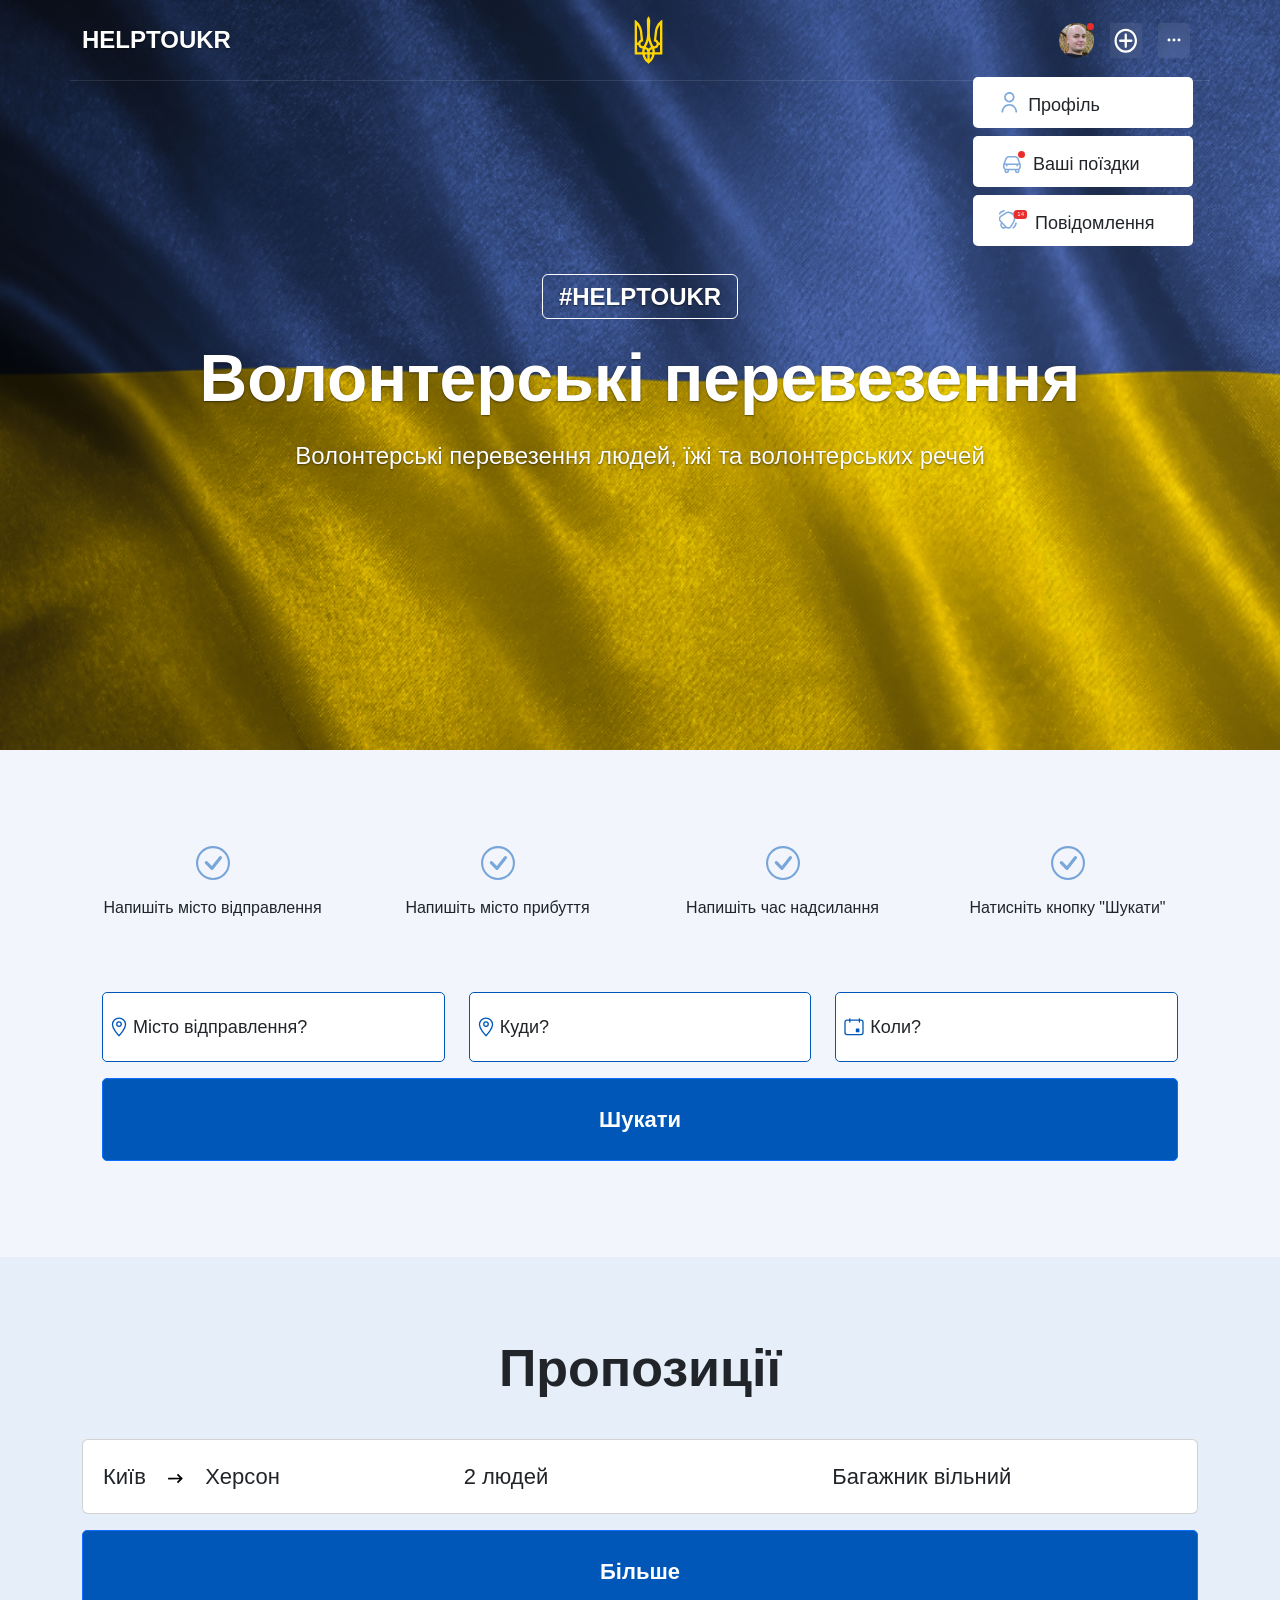
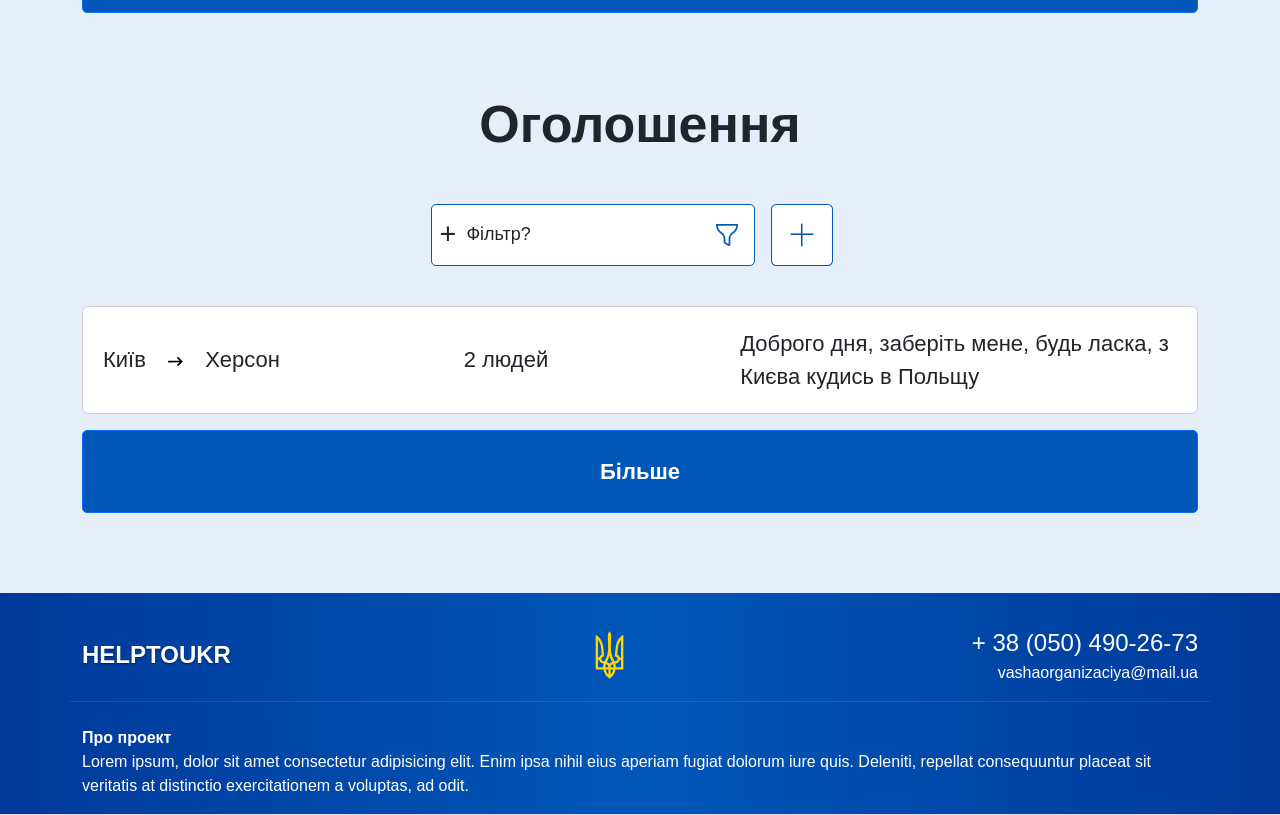
<file: index.html>
<!DOCTYPE html>
<html lang="en">
    <head>
        <meta charset="UTF-8" />
        <meta http-equiv="X-UA-Compatible" content="IE=edge" />
        <meta name="viewport" content="width=device-width, initial-scale=1.0" />
        <link
            href="https://cdn.jsdelivr.net/npm/bootstrap@5.1.3/dist/css/bootstrap.min.css"
            rel="stylesheet"
            integrity="sha384-1BmE4kWBq78iYhFldvKuhfTAU6auU8tT94WrHftjDbrCEXSU1oBoqyl2QvZ6jIW3"
            crossorigin="anonymous"
        />
        <link rel="stylesheet" href="assets/css/style.css" />
        <title>HELPTOUKR</title>
    </head>

    <body>
        <header class="header">
            <div class="container">
                <div class="row">
                    <div
                        class="col py-3 mb-4 my d-flex justify-content-between align-items-center"
                    >
                        <a href="#">
                            <p class="header__logo me-3">HELPTOUKR</p>
                        </a>

                        <img src="./assets/img/crest.svg" alt="crest" />

                        <div
                            class="d-flex justify-content-between align-items-center position-relative"
                        >
                            <button class="header__avatar mx-2">
                                <img
                                    src="assets/img/avatar.png"
                                    alt="user avatar"
                                />
                                <span class="upper-dot"></span>
                            </button>
                            <!-- Если юзер залогинился показывается его аватарка, если нет, кнопка с юзером -->
                            <!-- <button
                                type="button"
                                class="header__button px-2 mx-2"
                            >
                                <img src="assets/icons/user.svg" alt="user" />
                            </button> -->

                            <button
                                type="button"
                                class="header__button mx-2 px-1"
                            >
                                <img
                                    src="assets/icons/add.svg"
                                    alt="add a trip"
                                />
                            </button>

                            <button
                                type="button"
                                class="header__button px-2 mx-2"
                            >
                                <img
                                    src="assets/icons/horizontal_dot.svg"
                                    alt="menu"
                                />
                            </button>

                            <!-- dropdown -->
                            <div class="dropdown__profile">
                                <div class="dropdown__item my-2">
                                    <img
                                        src="./assets/icons/menu/user.svg"
                                        alt="user"
                                        class="me-2"
                                    />
                                    <div>Профіль</div>
                                </div>
                                <div class="dropdown__item my-2">
                                    <div class="position-relative me-2 p-1">
                                        <img
                                            src="./assets/icons/menu/car.svg"
                                            alt="car"
                                            class="position-relative"
                                        />
                                        <span class="upper-dot"></span>
                                    </div>
                                    <div>Вашi поїздки</div>
                                </div>
                                <div class="dropdown__item my-2">
                                    <div class="position-relative me-2">
                                        <img
                                            src="./assets/icons/menu/bell-ring.svg"
                                            alt="bell-ring"
                                            class="me-2"
                                        />
                                        <span class="upper-dot_number">14</span>
                                    </div>
                                    <div>Повідомлення</div>
                                </div>
                            </div>

                            <div class="dropdown__profile_advance">
                                <div class="dropdown__item">
                                    <img
                                        src="./assets/icons/menu/login.svg"
                                        alt="login"
                                        class="me-4"
                                    />
                                    <div>Вхід</div>
                                </div>
                                <div class="dropdown__item">
                                    <img
                                        src="./assets/icons/menu/car.svg"
                                        alt="car"
                                        class="me-4"
                                    />
                                    <div>Вашi поїздки</div>
                                </div>
                                <div class="dropdown__item">
                                    <img
                                        src="./assets/icons/menu/bell-ring.svg"
                                        alt="bell-ring"
                                        class="me-4"
                                    />
                                    <div>Повідомлення</div>
                                </div>
                                <div class="dropdown__item">
                                    <img
                                        src="./assets/icons/menu/volume.svg"
                                        alt="volume"
                                        class="me-4"
                                    />
                                    <div>Оголошення</div>
                                </div>
                                <div class="dropdown__item">
                                    <img
                                        src="./assets/icons/menu/hands.svg"
                                        alt="hands"
                                        class="me-3"
                                    />
                                    <div>Підтримка</div>
                                </div>

                                <div class="underline"></div>

                                <div class="dropdown__item">
                                    <img
                                        src="./assets/icons/menu/sign-out.svg"
                                        alt="sing out"
                                        class="me-4"
                                    />
                                    <div>Вийти</div>
                                </div>
                            </div>
                        </div>
                    </div>
                </div>
            </div>
        </header>

        <div class="intro">
            <div class="container">
                <div class="text-white text-center">
                    <a
                        class="header__logo border rounded border-white px-3 py-2"
                        href="#"
                        >#helptoukr</a
                    >
                    <h1 class="title__header my-4">Волонтерські перевезення</h1>
                    <h4 class="title__content">
                        Волонтерські перевезення людей, їжі та волонтерських
                        речей
                    </h4>
                </div>
            </div>
        </div>

        <main class="main__content mbb">
            <!--Секція пошуку -->
            <section class="container">
                <div class="box box_btm">
                    <div
                        class="row justify-content-center align-items-start mb-5"
                    >
                        <div class="col-lg-3 col-6 text-center px-3 py-3">
                            <div class="icon-box">
                                <svg
                                    xmlns="http://www.w3.org/2000/svg"
                                    width="34"
                                    height="34"
                                    fill="#0057B880"
                                    class="bi bi-check-circle"
                                    viewBox="0 0 16 16"
                                >
                                    <path
                                        d="M8 15A7 7 0 1 1 8 1a7 7 0 0 1 0 14zm0 1A8 8 0 1 0 8 0a8 8 0 0 0 0 16z"
                                    />
                                    <path
                                        d="M10.97 4.97a.235.235 0 0 0-.02.022L7.477 9.417 5.384 7.323a.75.75 0 0 0-1.06 1.06L6.97 11.03a.75.75 0 0 0 1.079-.02l3.992-4.99a.75.75 0 0 0-1.071-1.05z"
                                    />
                                </svg>
                                <p class="pt-3">Напишіть місто відправлення</p>
                            </div>
                        </div>
                        <div class="col-lg-3 col-6 text-center px-3 py-3">
                            <div class="icon-box">
                                <svg
                                    xmlns="http://www.w3.org/2000/svg"
                                    width="34"
                                    height="34"
                                    fill="#0057B880"
                                    class="bi bi-check-circle"
                                    viewBox="0 0 16 16"
                                >
                                    <path
                                        d="M8 15A7 7 0 1 1 8 1a7 7 0 0 1 0 14zm0 1A8 8 0 1 0 8 0a8 8 0 0 0 0 16z"
                                    />
                                    <path
                                        d="M10.97 4.97a.235.235 0 0 0-.02.022L7.477 9.417 5.384 7.323a.75.75 0 0 0-1.06 1.06L6.97 11.03a.75.75 0 0 0 1.079-.02l3.992-4.99a.75.75 0 0 0-1.071-1.05z"
                                    />
                                </svg>
                                <p class="pt-3">Напишіть місто прибуття</p>
                            </div>
                        </div>
                        <div class="col-lg-3 col-6 text-center px-3 py-3">
                            <div class="icon-box">
                                <svg
                                    xmlns="http://www.w3.org/2000/svg"
                                    width="34"
                                    height="34"
                                    fill="#0057B880"
                                    class="bi bi-check-circle"
                                    viewBox="0 0 16 16"
                                >
                                    <path
                                        d="M8 15A7 7 0 1 1 8 1a7 7 0 0 1 0 14zm0 1A8 8 0 1 0 8 0a8 8 0 0 0 0 16z"
                                    />
                                    <path
                                        d="M10.97 4.97a.235.235 0 0 0-.02.022L7.477 9.417 5.384 7.323a.75.75 0 0 0-1.06 1.06L6.97 11.03a.75.75 0 0 0 1.079-.02l3.992-4.99a.75.75 0 0 0-1.071-1.05z"
                                    />
                                </svg>
                                <p class="pt-3">Напишіть час надсилання</p>
                            </div>
                        </div>
                        <div class="col-lg-3 col-6 text-center px-3 py-3">
                            <div class="icon-box">
                                <svg
                                    xmlns="http://www.w3.org/2000/svg"
                                    width="34"
                                    height="34"
                                    fill="#0057B880"
                                    class="bi bi-check-circle"
                                    viewBox="0 0 16 16"
                                >
                                    <path
                                        d="M8 15A7 7 0 1 1 8 1a7 7 0 0 1 0 14zm0 1A8 8 0 1 0 8 0a8 8 0 0 0 0 16z"
                                    />
                                    <path
                                        d="M10.97 4.97a.235.235 0 0 0-.02.022L7.477 9.417 5.384 7.323a.75.75 0 0 0-1.06 1.06L6.97 11.03a.75.75 0 0 0 1.079-.02l3.992-4.99a.75.75 0 0 0-1.071-1.05z"
                                    />
                                </svg>
                                <p class="pt-3">Натисніть кнопку "Шукати"</p>
                            </div>
                        </div>
                    </div>

                    <div class="container justify-content-center mb-3">
                        <div class="row mb-2 px-2">
                            <div class="col-md-4 my-2">
                                <div class="form p-1">
                                    <img
                                        class="mx-1"
                                        src="assets/icons/location.svg"
                                        alt=""
                                    />
                                    <input
                                        type="text"
                                        class="inp"
                                        placeholder="Місто відправлення?"
                                    />
                                </div>
                            </div>
                            <div class="col-md-4 my-2">
                                <div class="form p-1">
                                    <img
                                        class="mx-1"
                                        src="assets/icons/location.svg"
                                        alt=""
                                    />
                                    <input
                                        type="text"
                                        class="inp"
                                        placeholder="Куди?"
                                    />
                                </div>
                            </div>
                            <div class="col-md-4 my-2">
                                <div class="form p-1">
                                    <img
                                        class="mx-1"
                                        src="assets/icons/calendar.svg"
                                        alt=""
                                    />
                                    <input
                                        type="text"
                                        class="inp"
                                        placeholder="Коли?"
                                    />
                                </div>
                            </div>
                        </div>

                        <div class="d-grid px-2">
                            <button class="btn btn-primary py-4" type="button">
                                Шукати
                            </button>
                        </div>
                    </div>
                </div>
            </section>

            <!-- Секція пропозицій -->
            <section class="main__content">
                <div class="container">
                    <div class="box text-center">
                        <h1 class="style_h1">Пропозиції</h1>
                    </div>
                    <div id="cardP" class="card mb-3">
                        <div class="row card-body align-items-center py-3">
                            <div class="col-12 col-md-4 px-2 py-1">
                                <span class="mx-2">Київ</span>
                                <img
                                    class="img_arrow mx-2"
                                    width="15px"
                                    height="15px"
                                    src="assets/icons/arrow-right.svg"
                                    alt=""
                                />
                                <span class="mx-2">Херсон</span>
                            </div>
                            <div class="col-12 col-md-4 px-2 py-1">
                                <span class="flex-shrink-0">2 людей</span>
                            </div>
                            <div class="col-12 col-md-4 px-2 py-1">
                                <span>Багажник вільний</span>
                            </div>
                        </div>
                    </div>

                    <div class="d-grid text-center">
                        <button class="btn btn-primary py-4" type="button">
                            Більше
                        </button>
                    </div>
                </div>
            </section>

            <!-- Секція оголошень -->
            <section class="main__content box_btm">
                <div class="container">
                    <div class="box text-center">
                        <h1 class="style_h1 mb-5">Оголошення</h1>
                        <div class="d-flex justify-content-center">
                            <div class="d-inline-block">
                                <div class="form align-items-center">
                                    <button class="mx-2 style_form">+</button>
                                    <input
                                        type="text"
                                        class="inp"
                                        placeholder="Фільтр?"
                                    />
                                    <button type="button" class="mx-3">
                                        <img
                                            src="assets/icons/filter.svg"
                                            alt=""
                                        />
                                    </button>
                                </div>
                            </div>
                            <button type="button" class="mx-3">
                                <img
                                    src="assets/icons/blue_plus.svg"
                                    width="62px"
                                    height="62px"
                                    alt=""
                                />
                            </button>
                        </div>
                    </div>

                    <div id="cardO" class="card mb-3">
                        <div class="row card-body align-items-center py-3">
                            <div class="col-12 col-md-4 px-2 py-1">
                                <span class="mx-2">Київ</span>
                                <img
                                    class="img_arrow mx-2"
                                    width="15px"
                                    height="15px"
                                    src="assets/icons/arrow-right.svg"
                                    alt=""
                                />
                                <span class="mx-2">Херсон</span>
                            </div>
                            <div class="col-12 col-md-3 px-2 py-1">
                                <span class="flex-shrink-0">2 людей</span>
                            </div>
                            <div class="col-12 col-md-5 px-2 py-1">
                                <span
                                    >Доброго дня, заберіть мене, будь ласка, з
                                    Києва кудись в Польщу</span
                                >
                            </div>
                        </div>
                    </div>

                    <div class="d-grid text-center">
                        <button class="btn btn-primary py-4" type="button">
                            Більше
                        </button>
                    </div>
                </div>
            </section>

            <footer class="footer bg_blue py-3">
                <div class="container">
                    <div class="row">
                        <div
                            class="footer__wrapper col py-3 mb-4 my d-flex justify-content-between align-items-center flex-wrap"
                        >
                            <a href="#">
                                <p class="header__logo me-3">HELPTOUKR</p>
                            </a>

                            <img src="./assets/img/crest.svg" alt="crest" />

                            <div
                                class="footer__info d-flex flex-column text-end"
                            >
                                <a href="tel:+380504902673" class="fs-4"
                                    >+ 38 (050) 490-26-73</a
                                >
                                <a href="mailto:vashaorganizaciya@mail.ua"
                                    >vashaorganizaciya@mail.ua</a
                                >
                            </div>
                        </div>
                        <div class="footer__descr text-white">
                            <p class="fw-bold">Про проект</p>
                            <p>
                                Lorem ipsum, dolor sit amet consectetur
                                adipisicing elit. Enim ipsa nihil eius aperiam
                                fugiat dolorum iure quis. Deleniti, repellat
                                consequuntur placeat sit veritatis at distinctio
                                exercitationem a voluptas, ad odit.
                            </p>
                        </div>
                    </div>
                </div>
            </footer>
        </main>
    </body>
</html>
</file>
<file: assets/css/style.css>
@font-face {
    font-family: ProbaPro;
    src: url(../fonts/ProbaPro-Bold.otf);
    src: url(../fonts/ProbaPro-Medium.otf);
    src: url(../fonts/ProbaPro-Regular.otf);
}
body {
    font-family: 'Proba Pro', sans-serif;
    font-size: 16px;
}

.header {
    position: absolute;
    top: 0;
    left: 0;
    z-index: 100;
    width: 100%;
}

.header__button {
    min-height: 35px;
    background: rgba(255, 255, 255, 0.07);
    backdrop-filter: blur(4px);
    border-radius: 3px;
}

.header__avatar {
    position: relative;
    width: 35px;
    height: 35px;
}

.upper-dot {
    position: absolute;
    top: 0;
    right: 0;
    width: 7px;
    height: 7px;
    border-radius: 100%;
    background: #e92d2d;
}

.upper-dot_number {
    position: absolute;
    top: 0;
    right: 0;
    padding: 0 3px;
    min-height: 7px;
    border-radius: 3px;
    color: #fff;
    font-size: 6px;
    background: #e92d2d;
}

.header__avatar img {
    width: 100%;
    height: 100%;
    object-fit: cover;
}

.dropdown__profile {
    /* display: none; */
    position: absolute;
    top: 46px;
    right: 5px;
}
.dropdown__profile .dropdown__item {
    position: relative;
    padding: 15px 0 15px 25px;
    display: flex;
    width: 220px;
    height: 51px;
    background: #ffffff;
    border-radius: 5px;
    font-size: 18px;
    cursor: pointer;
}
.dropdown__profile .dropdown__item:hover {
    background: rgb(207, 207, 207);
}
.dropdown__profile_advance {
    display: none;
    position: absolute;
    top: 46px;
    right: 5px;
    padding: 22px 15px;
    width: 254px;
    min-height: 400px;
    background: #ffffff;
    border-radius: 5px;
    box-shadow: 0px 30px 84px rgba(19, 10, 46, 0.18);
}
.dropdown__profile_advance .dropdown__item {
    padding: 15px 0 15px 25px;
    margin: 3px 0;
    display: flex;
    align-items: center;
    width: 220px;
    height: 51px;
    background: #ffffff;
    border-radius: 5px;
    font-size: 18px;
    cursor: pointer;
}
.dropdown__profile_advance .dropdown__item:hover {
    background: rgba(0, 87, 184, 0.05);
}
.underline {
    width: 100%;
    height: 1px;
    margin: 25px 0;
    background: rgba(0, 87, 184, 0.21);
}

.my {
    border-bottom: 1px solid rgba(255, 255, 255, 0.1);
}

:root {
    --tshadow: 0px 1px 2px rgba(0, 0, 0, 0.5);
    --blue: #0057b8;
}

button {
    border: none;
    background: none;
    cursor: pointer;
    font-family: inherit;
    color: inherit;
    padding: 0;
}

a {
    text-decoration: none;
    color: #ffffff;
}

a:hover {
    color: white;
}

h1,
h2,
h3,
h4,
h5,
h6,
p {
    margin: 0;
}

img {
    display: block;
}

input {
    color: var(--black);
    font-size: var(--font-18px);
    border: 0;
    background: none;
    font-family: 'Proba Pro', sans-serif;
}

::placeholder {
    color: inherit;
}

input:focus {
    outline: none;
}

.header__logo {
    font-style: normal;
    font-weight: bold;
    font-size: 1.5rem;
    color: #ffffff;
    text-shadow: var(--tshadow);
    text-transform: uppercase;
}

.header__number {
    font-size: 1.25rem;
    font-weight: bold;
    text-shadow: var(--tshadow);
}

.header__mail {
    text-shadow: var(--tshadow);
}

.intro {
    position: relative;
    display: flex;
    justify-content: center;
    flex-direction: column;
    height: 46.875rem;
    background: url(../img/flag.png);
    background-size: cover;
}

.title__header {
    font-size: 4.125rem;
    font-weight: bold;
    text-shadow: var(--tshadow);
}

.title__content {
    font-size: 1.5rem;
    font-weight: medium;
    text-shadow: var(--tshadow);
}

.main__content {
    background: rgba(0, 87, 184, 0.05);
}

.mbb {
    border-bottom: 1px solid rgba(46, 44, 44, 0.1);
}

.box {
    padding-top: 80px;
    padding-bottom: 40px;
}

.box_btm {
    padding-bottom: 80px;
}

.form {
    border: 1px solid rgba(0, 87, 184, 1) !important;
    display: flex;
    border-radius: 5px;
    background-color: #ffffff;
    margin-right: 1rem;
    width: 100%;
}

.form:last-child {
    margin-right: 0;
}

.mb {
    padding-bottom: 90px;
}

.inp {
    max-width: 362px;
    height: 60px;
    width: 100%;
    font-size: 1.125rem;
}

.input__control {
    max-width: 362px;
    height: 60px;
}

.btn {
    background-color: var(--blue);
    border-radius: 5px;
    font-size: 1.375rem;
    color: #ffffff;
    font-weight: bold;
}

.style_h1 {
    font-size: 3.25rem;
    font-weight: bold;
}

.card-body {
    font-size: 1.375rem;
}

.img_arrow {
    display: inline;
}

.fifty {
    width: 50%;
}

.ms {
    margin-left: 7.375rem;
}

.fal {
    font-size: 1.375rem;
    line-height: 1.5rem;
}

.style_form {
    font-size: 1.8rem;
}

.bg_blue {
    background: radial-gradient(
        50% 14639.51% at 50% 50%,
        #0057b8 0%,
        #00399a 100%
    );
}

/* media rules */

/* Small devices (landscape phones, 576px and up) */
@media (max-width: 576px) {
    .header__logo {
        font-size: 18px;
    }
    .title__header {
        font-size: 2.5rem;
    }
    .style_h1 {
        font-size: 2.5rem;
    }
    .footer .footer__wrapper {
        flex-direction: column;
    }
    .footer .footer__wrapper a {
        margin-top: 1rem;
    }
    .footer .footer__wrapper a:first-child p {
        margin: 0 !important;
    }
    .footer .footer__wrapper a:first-child {
        order: 2;
    }
    .footer .footer__wrapper img {
        order: 1;
    }
    .footer .footer__wrapper .footer__info {
        order: 3;
    }
    .footer .footer__descr p:first-child {
        text-align: center;
    }
}

/* Medium devices (tablets, 768px and up) */
@media (max-width: 768px) {
}

/* Large devices (desktops, 992px and up) */
@media (max-width: 992px) {
}

/* X-Large devices (large desktops, 1200px and up) */
@media (max-width: 1200px) {
}

/* XX-Large devices (larger desktops, 1400px and up) */
@media (max-width: 1400px) {
}
</file>
